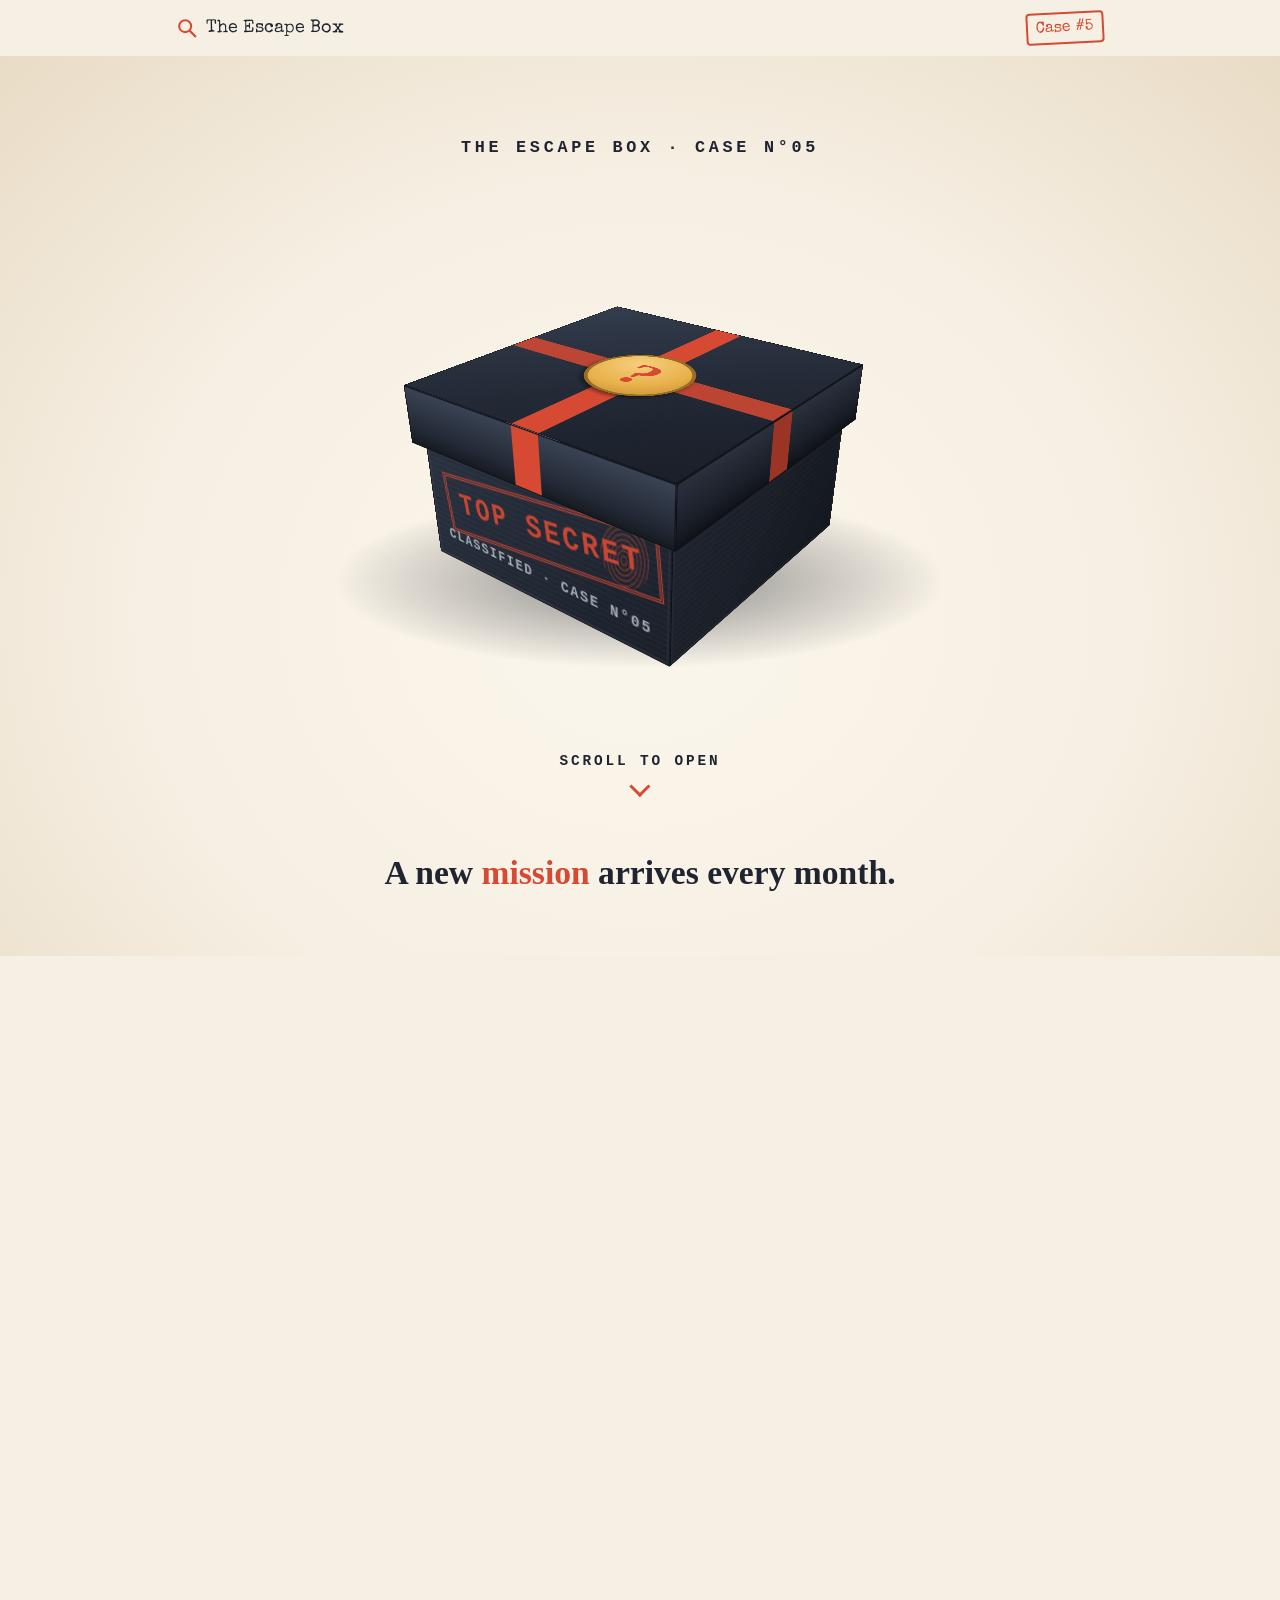
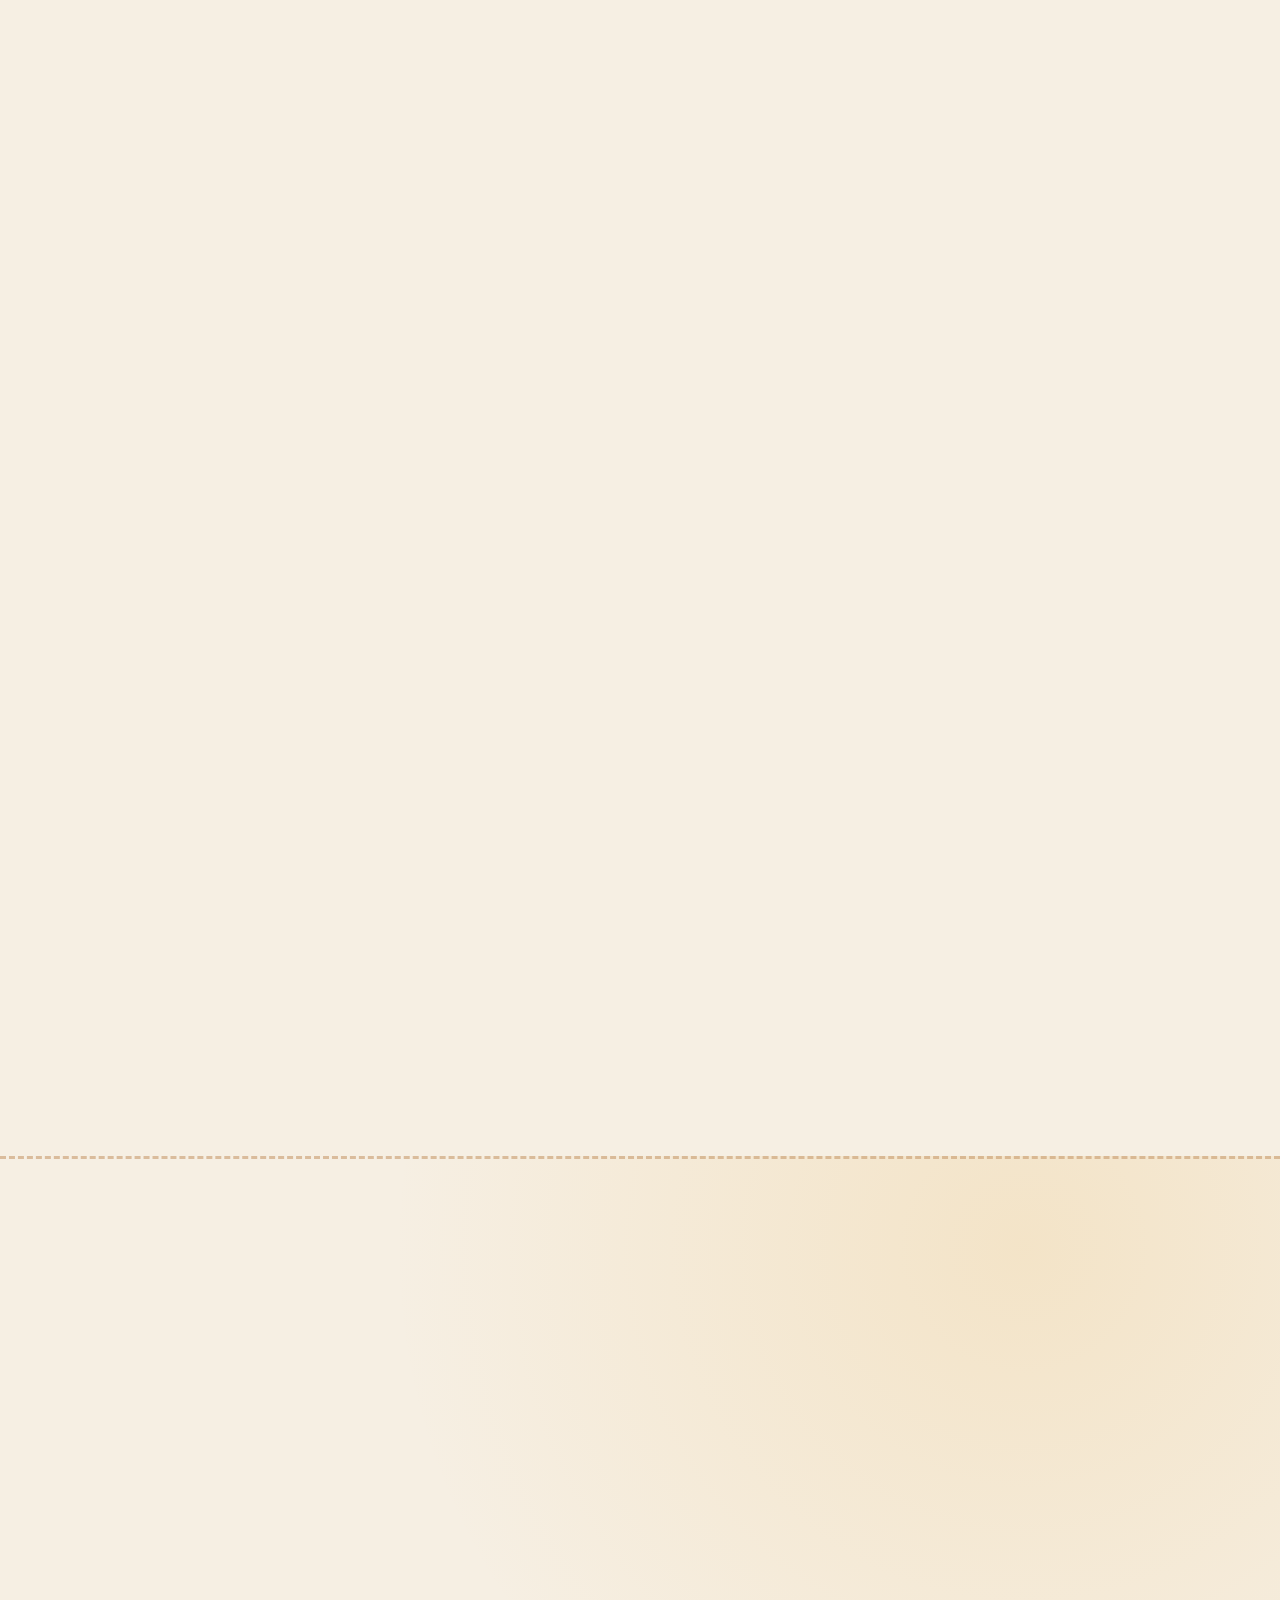
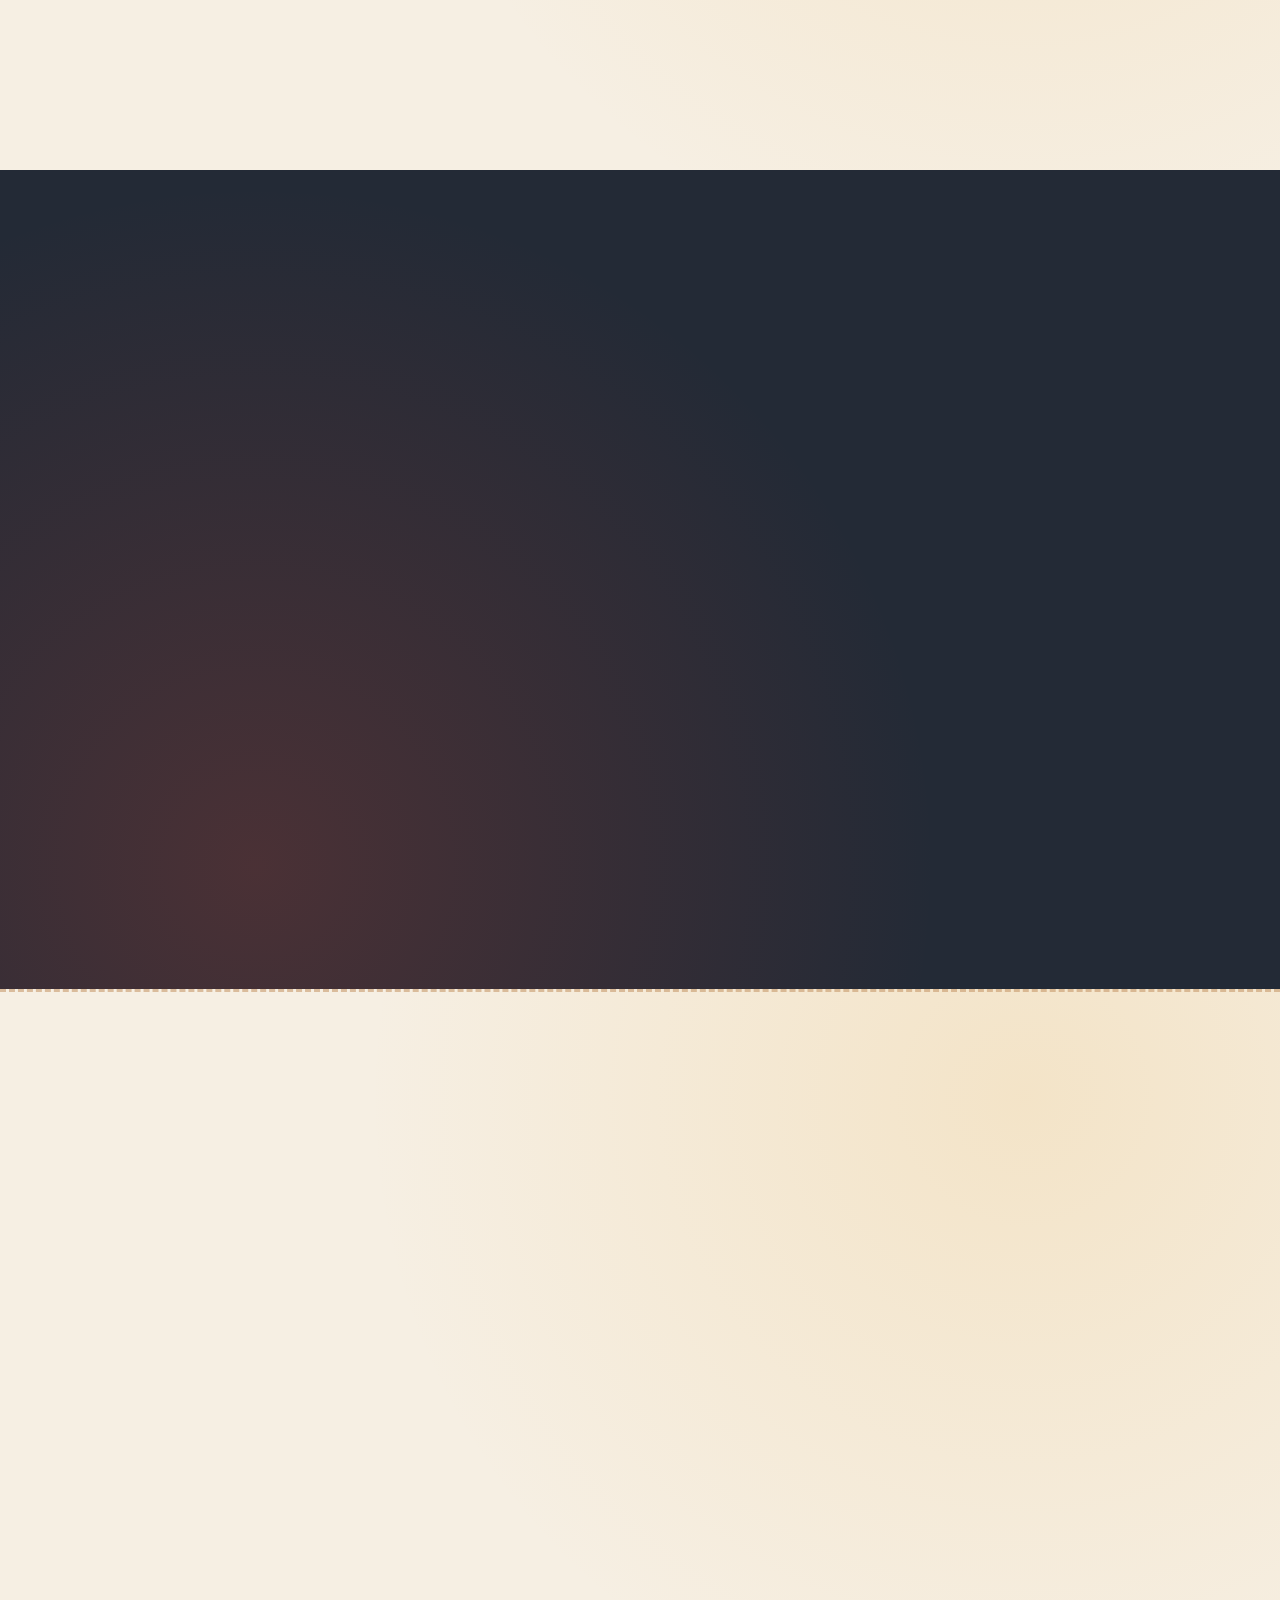
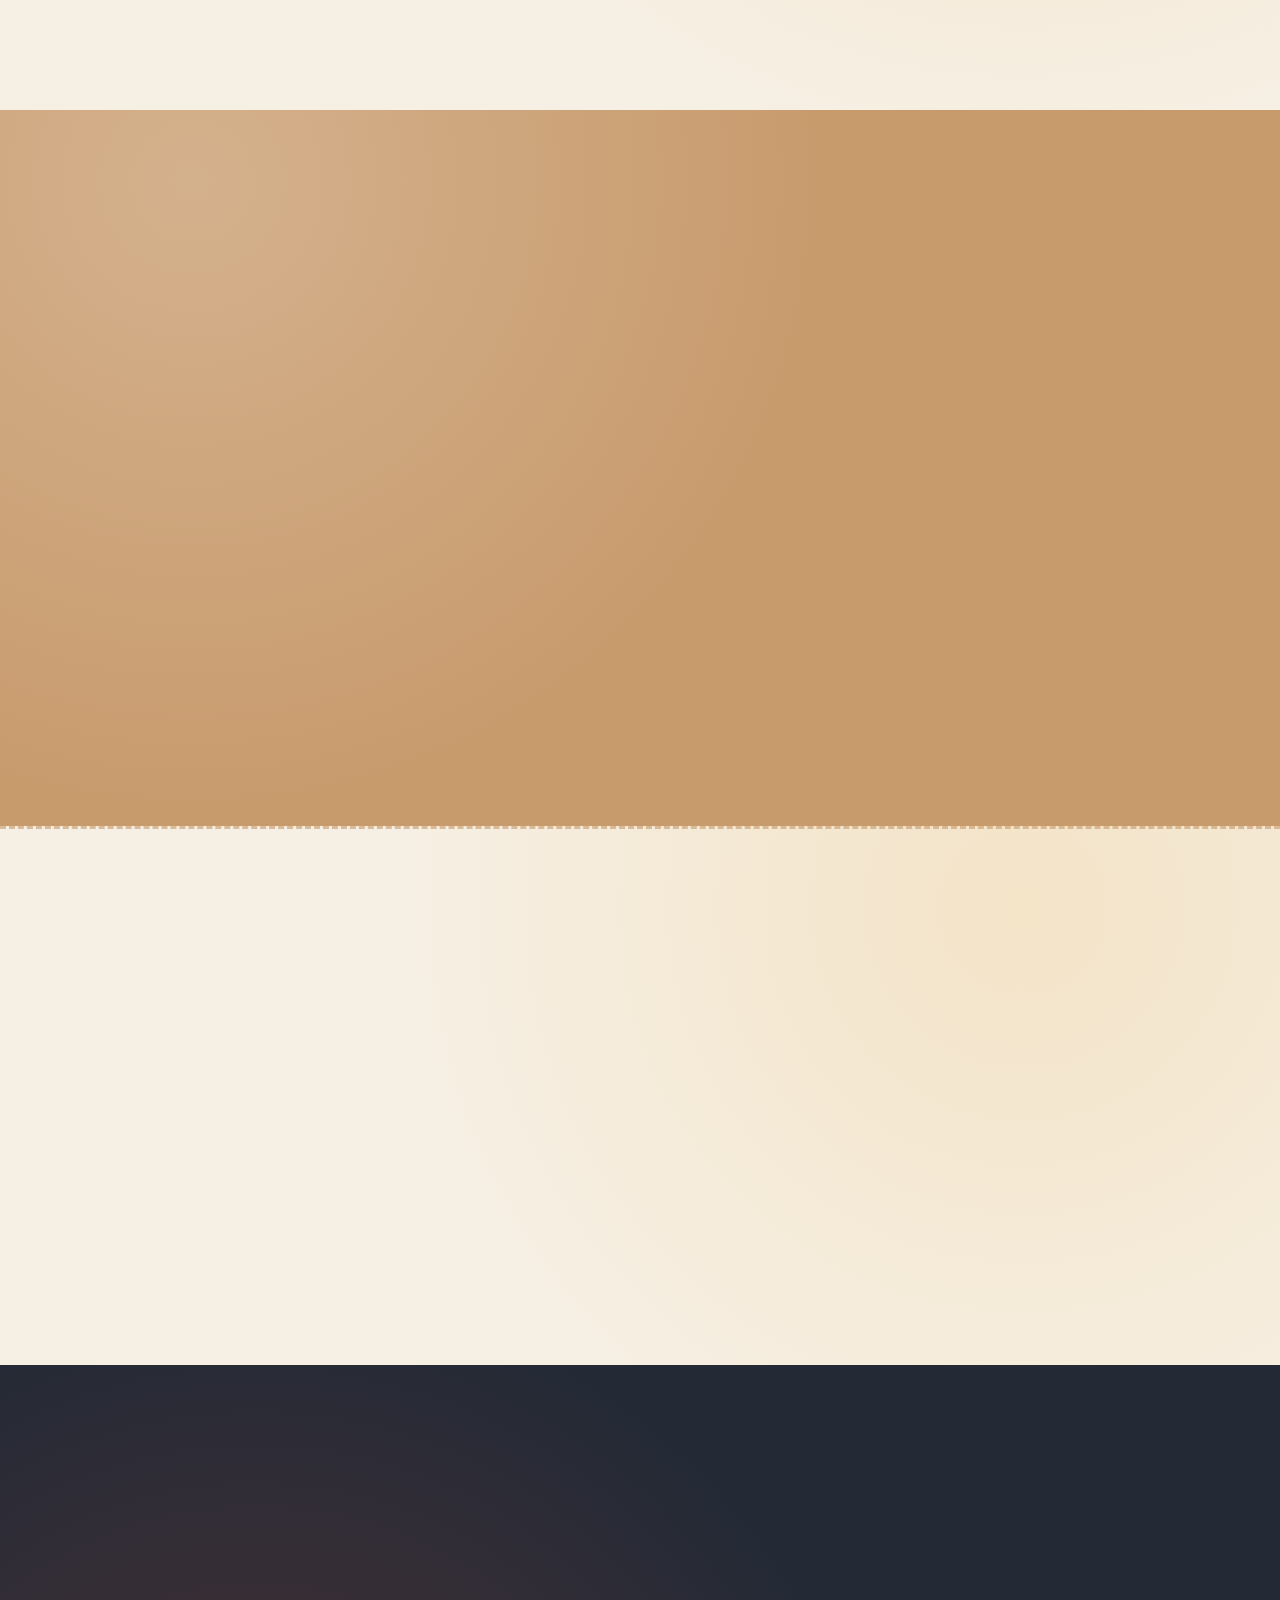
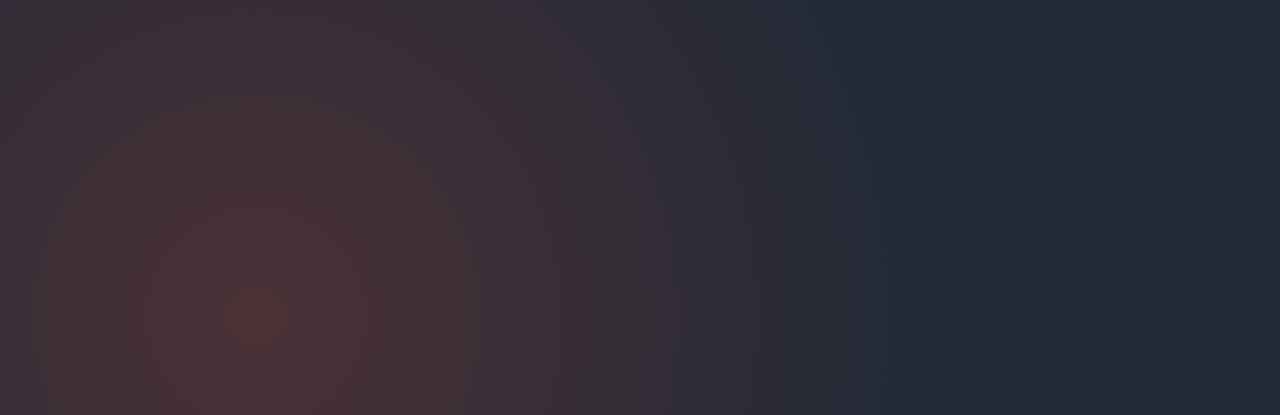
<file: index.html>
<!doctype html>
<html lang="en">
<head>
<meta charset="utf-8">
<meta name="viewport" content="width=device-width, initial-scale=1">
<title>The Escape Box | A monthly family mystery, no screens</title>
<link rel="preload" href="fonts/archivo-black.woff2" as="font" type="font/woff2" crossorigin>
<link rel="preload" href="fonts/special-elite.woff2" as="font" type="font/woff2" crossorigin>
<meta name="description" content="A monthly Escape Box for families. Parents hide the clues, kids solve the mystery together, and everyone plays without screens. A new mission every month, by subscription.">
<meta name="color-scheme" content="light">
<meta name="theme-color" content="#F6EFE3">
<meta property="og:type" content="website">
<meta property="og:title" content="The Escape Box: a monthly family mystery, no screens">
<meta property="og:description" content="Parents hide the clues. Kids solve the case together. A new mission every month, by subscription.">
<script>document.documentElement.className+=' js'</script>
<style>@font-face{font-family:Archivo Black;font-style:normal;font-weight:400;font-display:swap;src:url(fonts/archivo-black.woff2) format("woff2");unicode-range:U+0000-00FF,U+0131,U+0152-0153,U+02BB-02BC,U+02C6,U+02DA,U+02DC,U+0304,U+0308,U+0329,U+2000-206F,U+20AC,U+2122,U+2191,U+2193,U+2212,U+2215,U+FEFF,U+FFFD}@font-face{font-family:Special Elite;font-style:normal;font-weight:400;font-display:swap;src:url(fonts/special-elite.woff2) format("woff2");unicode-range:U+0000-00FF,U+0131,U+0152-0153,U+02BB-02BC,U+02C6,U+02DA,U+02DC,U+0304,U+0308,U+0329,U+2000-206F,U+20AC,U+2122,U+2191,U+2193,U+2212,U+2215,U+FEFF,U+FFFD}#box-hero{position:relative;overflow-x:clip;--bx-cream:#F6EFE3;--bx-ink:#1F2430;--bx-navy:#232A36;--bx-navy-d:#1A1F29;--bx-red:#D64933;--bx-mustard:#E8B04B;--bx-teal:#2F7F86}#box-hero.bx-ready{height:300vh}.bx-stage{position:sticky;top:0;height:100vh;height:100svh;width:100%;overflow:hidden;perspective:850px;background:radial-gradient(ellipse at 50% 62%,#FBF6EC 0%,var(--bx-cream) 55%,#E9DCC6 100%)}.bx-box,.bx-box *:not(.bx-front *){transform-style:preserve-3d}.bx-box{position:absolute;left:50%;top:50%;width:0;height:0;will-change:transform}.bx-f{position:absolute;left:0;top:0;box-sizing:border-box}.bx-wall{background:linear-gradient(180deg,rgba(255,255,255,.07),transparent 18%),repeating-linear-gradient(0deg,rgba(255,255,255,.018) 0 2px,transparent 2px 5px),linear-gradient(135deg,#2C3443,var(--bx-navy) 55%,var(--bx-navy-d));border:1px solid rgba(0,0,0,.45);box-shadow:inset 0 0 0 2px #ffffff0a}.bx-front{font-family:Courier New,ui-monospace,monospace;color:#c9cfda;overflow:hidden}.bx-front b{position:absolute;left:7%;top:38%;font-size:var(--bx-fs,16px);letter-spacing:.1em;padding:.12em .45em;border:3px double var(--bx-red);color:var(--bx-red);transform:rotate(-6deg);font-weight:700;white-space:nowrap;opacity:.92}.bx-front small{position:absolute;left:0;right:0;text-align:center;bottom:9%;font-size:calc(var(--bx-fs,16px)*.5);letter-spacing:.12em;font-weight:700;white-space:nowrap;opacity:.8}.bx-fp{position:absolute;right:7%;top:30%;width:18%;aspect-ratio:.8;border-radius:50% 50% 46% 46%;background:repeating-radial-gradient(ellipse at 50% 60%,transparent 0 2px,rgba(214,73,51,.55) 2px 3px);opacity:.75;transform:rotate(12deg)}.bx-latch{position:absolute;left:50%;top:-2px;width:22%;height:30%;margin-left:-11%;border-radius:0 0 6px 6px;background:linear-gradient(180deg,#b9bfc9,#7e8794);border:1px solid #1A1F29;box-shadow:0 3px 4px #0006}.bx-latch:after{content:"";position:absolute;left:50%;top:50%;width:42%;aspect-ratio:1;transform:translate(-50%,-50%);border-radius:50%;background:repeating-conic-gradient(#2a313d 0 6deg,#4a5260 6deg 12deg);border:2px solid var(--bx-mustard)}.bx-l1{filter:brightness(1)}.bx-l2{filter:brightness(.72)}.bx-l3{filter:brightness(.55)}.bx-in{background:linear-gradient(180deg,#12161e,#1c222d);border:1px solid #0C0F14}.bx-rimtop{background:#3a4354}.bx-floor{background:radial-gradient(closest-side,#3a3320,#151920);box-shadow:inset 0 0 calc(var(--bx-s,160px)*.18) #000000d9}.bx-floor:after{content:"";position:absolute;inset:0;background:radial-gradient(closest-side,#ffce6ef2,#e8b04b8c 45%,#e8b04b00);opacity:var(--bx-glow,0)}.bx-glow{position:absolute;left:50%;top:50%;border-radius:50%;background:radial-gradient(closest-side,#ffc8648c,#e8b04b00);pointer-events:none;mix-blend-mode:screen;opacity:0}.bx-lid-top{background:linear-gradient(90deg,transparent 45%,var(--bx-red) 45%,var(--bx-red) 55%,transparent 55%),linear-gradient(0deg,transparent 45%,rgba(214,73,51,.85) 45%,rgba(214,73,51,.85) 55%,transparent 55%),linear-gradient(135deg,#343D4E,var(--bx-navy) 60%,var(--bx-navy-d));border:1px solid #0E1117;backface-visibility:hidden;display:flex;align-items:center;justify-content:center}.bx-lid-top i{display:flex;align-items:center;justify-content:center;width:34%;height:34%;border-radius:50%;background:radial-gradient(circle at 35% 30%,#F6CF7D,var(--bx-mustard) 55%,#B9852C);box-shadow:0 0 0 3px #9a6e22 inset,0 4px 6px #00000073;font:700 var(--bx-q,40px)/1 Georgia,serif;font-style:normal;color:var(--bx-red)}.bx-lid,.bx-lid-in{position:absolute;left:0;top:0;width:0;height:0}.bx-lid-under{background:linear-gradient(135deg,#151a22,#0f1218);backface-visibility:hidden}.bx-rim{background:linear-gradient(90deg,transparent 45%,var(--bx-red) 45%,var(--bx-red) 55%,transparent 55%),linear-gradient(180deg,#3A4354,var(--bx-navy) 70%,#161A22);border:1px solid #0E1117}.bx-shadow{position:absolute;left:50%;top:50%;border-radius:50%;background:radial-gradient(closest-side,#14182080,#14182000);pointer-events:none;will-change:transform,opacity}.bx-items{position:absolute;inset:0;pointer-events:none;transform-style:preserve-3d}.bx-item{position:absolute;left:50%;top:50%;visibility:hidden;transform-style:preserve-3d;will-change:transform,opacity}.bx-item svg{display:block;width:100%;height:auto;overflow:visible}.bx-x{position:absolute;left:0;top:0;width:100%;filter:brightness(.45)}.bx-top svg{filter:drop-shadow(0 10px 8px rgba(31,36,48,.25))}.bx-top{position:relative}.bx-caps{position:absolute;left:0;right:0;bottom:max(7vh,40px);text-align:center;padding:0 16px;pointer-events:none}.bx-cap{position:absolute;left:16px;right:16px;bottom:0;margin:0;font:600 clamp(1.25rem,4.6vw,2.1rem)/1.2 Georgia,"Times New Roman",serif;color:var(--bx-ink);opacity:0;transform:translateY(12px);will-change:opacity}.bx-cap.on{opacity:1;transform:none}.bx-cap em{font-style:normal;color:var(--bx-red)}.bx-hint{pointer-events:none;position:absolute;left:50%;bottom:calc(max(7vh,40px) + 6.2rem);transform:translate(-50%);font:700 .9rem/1 Courier New,monospace;letter-spacing:.2em;color:var(--bx-ink);text-transform:uppercase;white-space:nowrap;text-align:center}.bx-hint:after{content:"";display:block;width:12px;height:12px;margin:10px auto 0;border-right:3px solid var(--bx-red);border-bottom:3px solid var(--bx-red);transform:rotate(45deg);animation:bx-hint 1.2s ease-in-out infinite}@keyframes bx-hint{0%,to{transform:translateY(0) rotate(45deg)}50%{transform:translateY(7px) rotate(45deg)}}.bx-brand{position:absolute;left:0;right:0;top:max(9vh,48px);text-align:center;padding:0 16px;font:700 clamp(.8rem,3.4vw,1.05rem)/1.3 "Courier New",ui-monospace,monospace;letter-spacing:.22em;color:var(--bx-ink);pointer-events:none}@media(prefers-reduced-motion:reduce){#box-hero.bx-ready{height:auto}.bx-stage{position:relative}.bx-cap{transition:none}.bx-hint{display:none}.bx-hint:after{animation:none}}.bx-slot{position:absolute;left:50%;top:50%;width:0;height:0;transform-style:preserve-3d}.bx-3d,.bx-3d *{transform-style:preserve-3d}:root{--cream:#F6EFE3;--paper:#FFF9EF;--ink:#1F2430;--navy:#232A36;--kraft:#C89B6D;--kraft-d:#9C7148;--red:#D64933;--red-d:#B33A26;--mustard:#E8B04B;--teal:#2F7F86}*{box-sizing:border-box}html{-webkit-text-size-adjust:100%}body{margin:0;background:var(--cream);color:var(--ink);font:17px/1.5 system-ui,-apple-system,Segoe UI,Roboto,sans-serif;overflow-x:hidden}.logo,.tag,.case,footer{font-family:Special Elite,Courier New,monospace;font-weight:400}h1,h2,.steps b,.cards b{font-family:Archivo Black,Impact,sans-serif;font-weight:400;text-transform:uppercase}.top{display:flex;justify-content:space-between;align-items:center;padding:12px 16px;max-width:960px;margin:0 auto}.logo{display:flex;align-items:center;gap:8px;color:var(--ink);text-decoration:none;font-size:18px}.logo svg{color:var(--red)}.case{font-size:16px;border:2px solid var(--red);color:var(--red);padding:2px 8px;border-radius:4px;transform:rotate(-3deg)}.panel{min-height:auto;display:flex;flex-direction:column;justify-content:center;align-items:center;text-align:center;padding:18vh 16px;position:relative;overflow:hidden;background:radial-gradient(circle at 80% 15%,rgba(232,176,75,.18),transparent 55%) var(--cream)}.panel>*{max-width:720px;width:100%}.panel:before{content:"";position:absolute;left:0;right:0;top:0;border-top:3px dashed var(--kraft);opacity:.6}.dark{background:radial-gradient(circle at 20% 85%,rgba(214,73,51,.22),transparent 55%) var(--navy);color:var(--cream)}.dark:before{display:none}.kraft{background:radial-gradient(circle at 15% 10%,rgba(255,255,255,.22),transparent 50%) var(--kraft)}.kraft:before{display:none}.tag{display:inline-block;width:auto;margin:0 0 18px;font-size:16px;letter-spacing:.14em;text-transform:uppercase;background:var(--red);color:var(--cream);padding:3px 12px;border-radius:3px;transform:rotate(-2deg)}h1,h2{font-size:clamp(40px,min(13vw,9vh),96px);line-height:.92;letter-spacing:-.01em;margin:0 0 18px}h1{font-size:clamp(38px,min(12vw,9vh),88px)}h1 em,h2 em{font-style:normal;color:var(--red-d)}.dark h2 em{color:var(--mustard)}.kraft h2 em{color:var(--paper)}.pay h2 em{color:var(--teal)}.sub{font-size:clamp(17px,4.6vw,22px);max-width:26em;margin:0 auto;color:inherit;opacity:.85}.problem>h2{max-width:900px}.cta{display:inline-block;width:auto;margin:28px 0 0;background:var(--red);color:var(--cream);font:18px/1 Archivo Black,Impact,sans-serif;text-transform:uppercase;text-decoration:none;padding:18px 32px;border-radius:999px;box-shadow:4px 4px 0 var(--mustard)}.cta:hover{background:var(--red-d)}.art{width:min(200px,55vw);margin:0 0 20px}.stamp{width:min(320px,80vw);margin:0 0 28px;transform:rotate(-6deg)}.steps,.cards{list-style:none;margin:8px 0 0;padding:0;display:grid;gap:14px}.steps{counter-reset:s}.steps li,.cards li{display:grid;grid-template-columns:56px 1fr;grid-template-rows:auto auto;column-gap:14px;align-items:center;text-align:left;border-radius:12px;padding:14px 16px}.steps li{background:var(--paper);border:2px solid var(--kraft);box-shadow:4px 4px 0 var(--kraft)}.cards li{background:var(--paper);box-shadow:4px 4px 0 var(--kraft-d)}.steps svg,.cards svg{grid-row:1/3;width:56px;height:56px}.steps b,.cards b{font-size:clamp(18px,5vw,22px);line-height:1}.steps b:before{counter-increment:s;content:counter(s)". ";color:var(--red-d)}.steps span,.cards span{font-size:16px;opacity:.8}footer{margin-top:40px;font-size:16px;opacity:.75}footer p{margin:0}@media(min-width:760px){.steps,.cards{grid-template-columns:repeat(3,1fr);gap:18px}.steps li,.cards li{grid-template-columns:1fr;grid-template-rows:auto;text-align:center;justify-items:center;row-gap:8px;padding:22px 16px}.steps svg,.cards svg{grid-row:auto;width:72px;height:72px}}@media(min-width:1024px){.panel{padding:14vh 24px}.how>*,.inside>*{max-width:1100px}.steps,.cards{gap:28px}.steps li,.cards li{padding:36px 24px;row-gap:12px}.steps svg,.cards svg{width:104px;height:104px}.steps b,.cards b{font-size:28px}.steps span,.cards span{font-size:20px}.sub{font-size:24px}}.js .rv{opacity:0;transform:translateY(24px);transition:opacity .4s ease,transform .4s cubic-bezier(.2,.7,.2,1);transition-delay:var(--d,0ms)}.js .stamp.rv{transform:rotate(-6deg) scale(1.6)}.js .rv.in{opacity:1;transform:none}.js .stamp.rv.in{transform:rotate(-6deg)}.js .tag.rv.in{transform:rotate(-2deg)}@media(prefers-reduced-motion:reduce){.js .rv{opacity:1;transform:none;transition:none}.js .stamp.rv{transform:rotate(-6deg)}.js .tag.rv{transform:rotate(-2deg)}}</style>
</head>
<body id="top">
<header class="top">
  <a class="logo" href="#top" aria-label="The Escape Box">
    <svg width="22" height="22" viewBox="0 0 24 24" aria-hidden="true"><circle cx="10" cy="10" r="6.5" fill="none" stroke="currentColor" stroke-width="2.2"/><path d="M15 15l6 6" stroke="currentColor" stroke-width="2.6" stroke-linecap="round"/></svg>
    The Escape Box
  </a>
  <span class="case">Case #5</span>
</header>
<section id="box-hero" aria-label="The Escape Box opening"></section>
<main>
  <section class="panel intro">
    <p class="tag rv">Top secret</p>
    <h1 class="rv">A family mystery. <em>No screens.</em></h1>
    <p class="sub rv">Every month. Parents hide the clues. Kids 6 to 12 solve them together.</p>
  </section>
  <section class="panel dark problem">
    <p class="tag rv">File A &middot; The threat</p>
    <svg class="art rv" viewBox="0 0 200 150" aria-hidden="true">
      <rect x="70" y="10" width="60" height="110" rx="10" fill="none" stroke="#F6EFE3" stroke-width="5"/>
      <path d="M86 65c0-10 14-10 14 0s14 10 14 0-14-10-14 0-14 10-14 0z" fill="none" stroke="#D64933" stroke-width="5"/>
      <circle cx="100" cy="105" r="4" fill="#F6EFE3"/>
    </svg>
    <h2 class="rv">Alone and bored? <em>The screen wins.</em></h2>
    <p class="sub rv">In our fieldwork, kids in groups of 3 or more ignored screens. Kids on their own asked for the phone.</p>
  </section>
  <section class="panel how">
    <p class="tag rv">Your mission</p>
    <h2 class="rv">Three <em>moves.</em></h2>
    <ol class="steps">
      <li class="rv"><svg viewBox="0 0 48 48" aria-hidden="true"><path d="M6 18l18-8 18 8v20l-18 8-18-8z" fill="#C89B6D" stroke="#1F2430" stroke-width="2.5" stroke-linejoin="round"/><path d="M6 18l18 8 18-8M24 26v20" fill="none" stroke="#1F2430" stroke-width="2.5"/><text x="24" y="22" font-size="11" text-anchor="middle" fill="#D64933" font-family="Archivo Black">?</text></svg><b>The box arrives</b><span>A new case every month.</span></li>
      <li class="rv"><svg viewBox="0 0 48 48" aria-hidden="true"><rect x="8" y="12" width="26" height="18" rx="2" fill="#F6EFE3" stroke="#1F2430" stroke-width="2.5"/><path d="M8 12l13 10 13-10" fill="none" stroke="#1F2430" stroke-width="2.5"/><path d="M28 30l12 12" stroke="#D64933" stroke-width="4" stroke-linecap="round"/></svg><b>Parents hide the clues</b><span>Around the house.</span></li>
      <li class="rv"><svg viewBox="0 0 48 48" aria-hidden="true"><circle cx="20" cy="20" r="11" fill="#F6EFE3" stroke="#1F2430" stroke-width="3"/><path d="M28 28l12 12" stroke="#1F2430" stroke-width="5" stroke-linecap="round"/><path d="M15 20l4 4 7-8" fill="none" stroke="#2F7F86" stroke-width="3" stroke-linecap="round"/></svg><b>Kids solve it together</b><span>Follow the clues, crack the case.</span></li>
    </ol>
  </section>
  <section class="panel kraft inside">
    <p class="tag rv">File B &middot; Equipment</p>
    <h2 class="rv">In the <em>box.</em></h2>
    <ul class="cards">
      <li class="rv"><svg viewBox="0 0 48 48" aria-hidden="true"><rect x="22" y="6" width="20" height="28" rx="3" transform="rotate(12 32 20)" fill="#F6EFE3" stroke="#1F2430" stroke-width="2.5"/><path d="M33 15l3 4-3 4-3-4z" fill="#D64933" transform="rotate(12 32 20)"/><rect x="6" y="20" width="22" height="22" rx="5" fill="#E8B04B" stroke="#1F2430" stroke-width="2.5"/><circle cx="12" cy="26" r="2.2" fill="#1F2430"/><circle cx="17" cy="31" r="2.2" fill="#1F2430"/><circle cx="22" cy="36" r="2.2" fill="#1F2430"/></svg><b>Pocket games</b><span>Cards and dice. No batteries.</span></li>
      <li class="rv"><svg viewBox="0 0 48 48" aria-hidden="true"><rect x="5" y="12" width="38" height="26" rx="2" fill="#F6EFE3" stroke="#1F2430" stroke-width="2.5"/><path d="M5 12l19 14 19-14" fill="none" stroke="#1F2430" stroke-width="2.5"/><circle cx="24" cy="27" r="5" fill="#D64933"/></svg><b>Weekly challenges</b><span>A new one each week.</span></li>
      <li class="rv"><svg viewBox="0 0 48 48" aria-hidden="true"><circle cx="24" cy="24" r="18" fill="#2F7F86" stroke="#1F2430" stroke-width="2.5"/><path d="M24 11l3.8 8 8.7 1-6.4 6 1.7 8.6L24 30.4l-7.8 4.2 1.7-8.6-6.4-6 8.7-1z" fill="#E8B04B" stroke="#1F2430" stroke-width="2" stroke-linejoin="round"/></svg><b>One theme a month</b><span>Dinosaurs, space, pirates, ocean.</span></li>
    </ul>
  </section>
  <section class="panel pay">
    <p class="tag rv">File C &middot; Subscription</p>
    <h2 class="rv">One box. Every <em>month.</em></h2>
    <p class="sub rv">Subscribe once and a new mission arrives at your door each month.</p>
  </section>
  <section class="panel dark close">
    <svg class="stamp rv" viewBox="0 0 220 90" aria-hidden="true"><rect x="5" y="5" width="210" height="80" rx="8" fill="none" stroke="#D64933" stroke-width="5" stroke-dasharray="14 6"/><text x="110" y="58" font-size="30" text-anchor="middle" fill="#D64933" font-family="Archivo Black">CASE OPEN</text></svg>
    <h2 class="rv">Your <em>turn.</em></h2>
    <a class="cta rv" href="#top">Join the mission</a>
    <footer class="rv"><p>Group 5 &middot; IE Challenge 2026 &middot; IE University</p></footer>
  </section>
</main>
<script>(function(){var t=document.querySelectorAll(".rv");if(!("IntersectionObserver"in window)){t.forEach(function(r){r.classList.add("in")});return}var n=new IntersectionObserver(function(r){r.forEach(function(e){e.isIntersecting&&(e.target.classList.add("in"),n.unobserve(e.target))})},{threshold:0,rootMargin:"0px 0px 15% 0px"});document.querySelectorAll(".panel").forEach(function(r){r.querySelectorAll(".rv").forEach(function(e,o){e.style.setProperty("--d",o*90+"ms"),n.observe(e)})})})();
(function(){window.EBToys=window.EBToys||{};var F=window.EBToys,s=Math,b=s.PI,I="#232A36",C="#D64933",Z="#E8B04B",w="#2F7F86",h="#F6EFE3",N="#1F2430",K="#C89B6D";if(!document.getElementById("ebtoys-a")){var L=document.createElement("style");L.id="ebtoys-a",L.textContent='.tya-r,.tya-g{position:absolute;left:0;top:0;width:0;height:0;transform-style:preserve-3d}.tya-f{position:absolute;left:0;top:0;box-sizing:border-box;border:.8px solid rgba(31,36,48,.32)}.tya-w{background-image:repeating-linear-gradient(0deg,rgba(80,50,20,.16) 0 1px,transparent 1px 8px)}.tya-t{display:flex;align-items:center;justify-content:center;font:700 9px/1 "Courier New",monospace;letter-spacing:.08em;white-space:nowrap}',(document.head||document.documentElement).appendChild(L)}function X(o,r){var t=parseInt(o.slice(1),16),e=[t>>16,t>>8&255,t&255],a=r>0?255:0,n=s.abs(r);return"rgb("+e.map(function(i){return s.round(i+(a-i)*n)}).join(",")+")"}function y(o,r,t){return .22*r-.13*s.abs(o)+.04*t}function T(o,r){return o?r?o.k||0:o.f||0:0}function u(o,r,t){return"translate3d("+o+"px,"+r+"px,"+t+"px) "}function k(o,r){var t=document.createElement("div");return t.className="tya-g",t.style.transform=r||"",o.appendChild(t),t}function d(o,r,t,e,a,n){var i=document.createElement("div"),c=i.style;return i.className="tya-f"+(n&&n.c?" "+n.c:""),c.width=r+"px",c.height=t+"px",c.marginLeft=-r/2+"px",c.marginTop=-t/2+"px",c.transform=e,c.backgroundColor=a,n&&(n.t&&(i.textContent=n.t),n.s&&(c.cssText+=";"+n.s)),o.appendChild(i),i}function x(o,r,t,e,a,n,i,c,Y,l){var g=k(o,u(a,n,i)+(Y||""));return[[r,t,"",0,0,1,e],[r,t,"rotateY(180deg)",0,0,-1,e],[e,t,"rotateY(90deg)",1,0,0,r],[e,t,"rotateY(-90deg)",-1,0,0,r],[r,e,"rotateX(90deg)",0,1,0,t],[r,e,"rotateX(-90deg)",0,-1,0,t]].forEach(function(p){d(g,p[0],p[1],p[2]+" translateZ("+p[6]/2+"px)",X(c,y(p[3],p[4],p[5])+T(l,!p[5])),l)}),g}function A(o,r){var t=[],e,a;for(e=0;e<=(r?o:o-1);e++)a=r?-b/2+e*b/o:(e+.5)*2*b/o,t.push((50+50*s.sin(a)).toFixed(1)+"% "+(r?50-50*s.cos(a):50+50*s.cos(a)).toFixed(1)+"%");return"clip-path:polygon("+t.join(",")+");border:0"}function m(o,r,t,e,a,n,i,c,Y,l,g){var p=k(o,u(a,n,i)+(Y||"")),v=2*r*s.tan(b/e)+.8,f,E,R=r/s.cos(b/e)+.3;for(f=0;f<e;f++)E=f*2*b/e,d(p,v,t,"rotateY("+E+"rad) translateZ("+r+"px)",X(c,(g?y(s.sin(E),s.cos(E),0):y(s.sin(E),0,s.cos(E)))+T(g,1)),g);return l!==0&&(d(p,2*R,2*R,"rotateX(90deg) translateZ("+t/2+"px)",X(l||c,(g?y(0,0,-1):y(0,1,0))+T(g,0)),{s:A(e)}),d(p,2*R,2*R,"rotateX(-90deg) translateZ("+t/2+"px)",X(l||c,(g?y(0,0,1):y(0,-1,0))+T(g,0)),{s:A(e)})),p}function M(o,r,t,e,a,n,i,c,Y){var l=k(o,u(a,n,i)+(Y||"")),g=2*r*s.tan(b/e)+.8,p=s.sqrt(t*t+r*r)+.6,v=s.atan2(r,t),f,E;for(f=0;f<e;f++)E=f*2*b/e,d(l,g,p,"rotateY("+E+"rad) translateZ("+r/2+"px) rotateX("+v+"rad)",X(c,y(s.sin(E)*s.cos(v),s.sin(v),s.cos(E)*s.cos(v))),{s:"clip-path:polygon(50% 0,100% 100%,0 100%);border:0"});return l}function D(o,r,t,e,a,n,i,c,Y){var l=k(o,u(a,n,i)),g=2*t*s.tan(b/(2*e))+.8,p=2*(t/s.cos(b/(2*e))),v,f;for(v=0;v<e;v++)f=-b/2+(v+.5)*b/e,d(l,r,g,"rotateX("+f+"rad) rotateX(90deg) translateZ("+t+"px)",X(c,y(0,s.cos(f),-s.sin(f))),Y);return d(l,p,p,"rotateY(90deg) translateZ("+r/2+"px)",X(c,y(1,0,0)),{s:A(e,1)}),d(l,p,p,"rotateY(-90deg) translateZ("+r/2+"px)",X(c,y(-1,0,0)),{s:A(e,1)}),l}function B(o){var r=document.createElement("div");r.className="tya-r";var t=(o||100)/100;return[r,k(r,"scale3d("+t+","+t+","+t+")")]}F.rocket=function(o){var r=B(o),t=r[1],e;for(m(t,17,46,10,0,4,0,h),M(t,17,28,10,0,-33,0,C),m(t,18,6,10,0,-16,0,C,"",0),m(t,18,5,10,0,18,0,w,"",0),d(t,13,13,u(0,-3,17.4),w,{s:"border-radius:50%;border:2.5px solid "+I+";box-shadow:inset 3px 3px 0 rgba(255,255,255,.35)"}),e=0;e<4;e++)x(k(t,"rotateY("+(45+90*e)+"deg)"),3.5,22,15,0,19,23,C);return m(t,11,7,8,0,30.5,0,I),M(t,8,14,8,0,41,0,Z,"rotateX(180deg)"),r[0]},F.chest=function(o){var r=B(o),t=r[1],e={c:"tya-w"},a;for(x(t,72,32,46,0,14,0,K,"",e),x(t,72,8,47.6,0,-6,0,K,"",e),D(t,72,23,6,0,-10,0,K,e),x(t,75,4,49,0,29,0,"#9C7148"),a=-1;a<2;a+=2)x(t,7,30,47.4,24*a,13,0,Z),x(t,7,8.4,49.2,24*a,-6,0,Z),D(t,7,24,6,24*a,-10,0,Z);return x(t,13,15,4,0,-2,25,Z),d(t,4,7,u(0,-1,27.1),N,{s:"border-radius:2px 2px 1px 1px;border:0"}),r[0]},F.decoder=function(o){var r=B(o),t=r[1],e="ABCDEFGHIJKL",a,n,i="rotateX(90deg)";for(m(t,42,13,10,0,0,-7,h,i,"",{k:-.2}),m(t,28,10,10,0,0,4.5,Z,i,"",{k:-.22,f:.04}),m(t,4,7,8,0,0,12.5,C,i),x(t,4,22,2,0,-14,10.6,C),a=0;a<12;a++)n=a*30,d(t,9,9,"rotateZ("+n+"deg) "+u(0,-35,-.1),"transparent",{c:"tya-t",t:e[a],s:"color:"+N+";border:0;font-size:8px"}),d(t,1.6,6,"rotateZ("+(n+15)+"deg) "+u(0,-36,-.1),I,{s:"border:0"}),d(t,1.6,7,"rotateZ("+n+"deg) "+u(0,-36,-13.9),I,{s:"border:0"});for(a=0;a<8;a++)d(t,7,7,"rotateZ("+(a*45+22.5)+"deg) "+u(0,-21,9.9),"transparent",{c:"tya-t",t:""+(a+1),s:"color:"+N+";border:0;font-size:7px"});return d(t,40,10,u(0,0,-13.9)+"rotateY(180deg)","transparent",{c:"tya-t",t:"CIPHER",s:"color:"+C+";border:2px solid "+C+";font-size:8px;border-radius:2px"}),r[0]},F.envelope=function(o){var r=B(o),t=r[1],e=4.2;return x(t,84,56,8,0,0,0,h),d(t,46,17,u(0,6,e)+"rotateZ(-8deg)","transparent",{c:"tya-t",t:"WEEK 1",s:"color:"+C+";border:3px double "+C+";font-size:11px;border-radius:3px"}),d(t,40,8,u(-16,-17,e),"transparent",{c:"tya-t",t:"MISSION",s:"color:"+N+";font-size:6px;border:0"}),d(t,14,16,u(32,-18,e),w,{s:"border:2px dotted "+h+";outline:1px solid "+w}),d(t,84,34,u(0,-11,-e)+"rotateY(180deg)",X(h,-.1),{s:"clip-path:polygon(0 0,100% 0,50% 100%);border:0"}),d(t,84,28,u(0,14,-e)+"rotateY(180deg)",X(h,-.05),{s:"clip-path:polygon(0 100%,50% 0,100% 100%);border:0"}),m(t,8,3,10,0,6,-5.6,C,"rotateX(90deg)"),r[0]},F.puzzle=function(o){var r=B(o),t=r[1],e=Z,a="rotateX(90deg)",n={s:"border:0",k:-.17,f:.07};return x(t,50,50,26,0,5,0,e,"",n),x(t,12,12,25.6,28,5,0,e,"",n),m(t,10.5,25.6,12,35,5,0,e,a,"",n),x(t,12,12,25.6,-28,5,0,e,"",n),m(t,10.5,25.6,12,-35,5,0,e,a,"",n),x(t,12,12,25.6,0,-23,0,e,"",n),m(t,10.5,25.6,12,0,-30,0,e,a,"",n),r[0]}})();
(function(){window.EBToys=window.EBToys||{};var D="#232A36",F="#D64933",Y="#E8B04B",T="#2F7F86",X="#F6EFE3",E="#1F2430",L="#C89B6D",B="#7DBB6A",M="#4D8FC4";if(!document.getElementById("ebtoys-b")){var A=document.createElement("style");A.id="ebtoys-b",A.textContent=".tyb-r,.tyb-g{position:absolute;left:0;top:0;width:0;height:0;transform-style:preserve-3d}.tyb-f{position:absolute;box-sizing:border-box;-webkit-backface-visibility:hidden;backface-visibility:hidden}.tyb-2{-webkit-backface-visibility:visible;backface-visibility:visible}.tyb-o{border-radius:50%}",document.head.appendChild(A)}function g(n,t){var r=parseInt(n.slice(1),16),e=[r>>16,r>>8&255,r&255].map(function(a){return Math.round(t>1?a+(255-a)*(t-1):a*t)});return"#"+e.map(function(a){return(256+Math.min(255,a)).toString(16).slice(1)}).join("")}function w(n,t){var r=document.createElement("div");return r.className="tyb-g",t&&(r.style.transform=t),n.appendChild(r),r}function f(n,t,r,e,a,d,i){var o=document.createElement("div");return o.className="tyb-f"+(d?" "+d:""),o.style.cssText="width:"+t+"px;height:"+r+"px;left:"+-t/2+"px;top:"+-r/2+"px;transform:"+e+";background:"+a+";"+(i||""),n.appendChild(o),o}function c(n,t,r){return"translate3d("+n+"px,"+t+"px,"+r+"px) "}function s(n,t,r,e,a,d,i,o,p,l){var h=w(n,c(a,d,i)+(p||"")),u=t+.6,x=r+.6,v=e+.6;return[[u,x,"translateZ("+e/2+"px)",1],[u,x,"rotateY(180deg) translateZ("+e/2+"px)",.78],[v,x,"rotateY(90deg) translateZ("+t/2+"px)",.86],[v,x,"rotateY(-90deg) translateZ("+t/2+"px)",.7],[u,v,"rotateX(90deg) translateZ("+r/2+"px)",1.25],[u,v,"rotateX(-90deg) translateZ("+r/2+"px)",.55]].forEach(function(m){f(h,m[0],m[1],m[2],g(o,m[3]),"",l?"border-radius:"+l:"")}),h}function b(n,t,r,e,a,d,i){i=i||{};var o=w(n,d),p=2*t*Math.tan(Math.PI/e)+.8,l=t/Math.cos(Math.PI/e),h=[],u,x,v;for(u=0;u<e;u++){x=360*u/e,v=.66+.42*Math.cos((x-(i.la==null?35:i.la))*Math.PI/180),f(o,p,r,"rotateY("+x+"deg) translateZ("+t+"px)",g(i.alt&&i.alt(x)||a,v)),i.ri&&f(o,2*i.ri*Math.tan(Math.PI/e)+.8,r,"rotateY("+x+"deg) translateZ("+i.ri+"px) rotateY(180deg)",g(a,1.3-v*.5));var m=(u+.5)*2*Math.PI/e;h.push((50+50*Math.sin(m)).toFixed(1)+"% "+(50+50*Math.cos(m)).toFixed(1)+"%")}var P="clip-path:polygon("+h.join(",")+");",R=i.ri?function(I){return"radial-gradient(circle,transparent "+(i.ri-.5)+"px,"+I+" "+i.ri+"px)"}:function(I){return I};return f(o,2*l,2*l,"rotateX(90deg) translateZ("+r/2+"px)",i.top||R(g(a,1.2)),"",P),f(o,2*l,2*l,"rotateX(-90deg) translateZ("+r/2+"px)",i.bot||R(g(a,.9)),"",P),o}function N(n,t,r,e,a){var d="radial-gradient(circle at 62% 36%,#fff 0 16%,"+E+" 19%)",i="radial-gradient(closest-side,rgba(214,73,51,.55),rgba(214,73,51,0))";[1,-1].forEach(function(o){var p=o<0?"rotateY(180deg)":"";f(n,a,a,c(t,r,o*e)+p,d,"tyb-o","border:"+a*.12+"px solid "+X),f(n,a*.9,a*.6,c(t+a*.5,r+a*.75,o*(e-.3))+p,i,"tyb-o")})}function Z(){var n=document.createElement("div");return n.className="tyb-r",n}function y(n,t,r,e,a,d,i,o,p,l,h){return b(n,t,r,e,a,c(d,i,o)+(h||"")+"rotateZ("+(90+(p||0))+"deg)",{la:300,alt:l?function(u){return Math.abs(u-90)<40?l:0}:0,top:C(a,1.1),bot:C(a,.95)})}function C(n,t){return"radial-gradient(circle at 50% 42%,"+g(n,t*1.12)+" 0,"+g(n,t)+" 45%,"+g(n,t*.8)+" 72%)"}var k="42%";EBToys.dinosaur=function(n){var t=n/10,r=Z(),e=g(B,.85),a="#E8F0C8";return y(r,1.9*t,3.2*t,10,B,-.3*t,.7*t,0,-28,a),y(r,1.5*t,2.2*t,10,B,1.9*t,-2.2*t,0,4,a),y(r,1.05*t,.7*t,10,B,3.4*t,-1.95*t,0,4,a),y(r,1.05*t,3*t,8,B,-3.1*t,1.7*t,0,-14,a),[1,-1].forEach(function(d){b(r,.8*t,1.3*t,8,e,c(.5*t,3.1*t,d*1*t),{bot:C(e,.8)}),s(r,1*t,.5*t,.5*t,1.7*t,.6*t,d*1.2*t,e,"rotateZ(30deg)","45%")}),[[-1.3,-1.25],[-3,.45]].forEach(function(d){s(r,.8*t,.8*t,.5*t,d[0]*t,d[1]*t,0,Y,"rotateZ(45deg)","50% 10% 50% 10%")}),N(r,2.3*t,-2.5*t,1.5*t+.6,.9*t),r},EBToys.whale=function(n){var t=n/10,r=Z(),e=X;return y(r,2.2*t,4.6*t,10,M,-.2*t,0,0,0,e),y(r,1.75*t,.9*t,10,M,2.8*t,.15*t,0,0,e),y(r,1.6*t,1.2*t,10,M,-3.1*t,-.2*t,0,-8,e),y(r,.8*t,1.2*t,8,M,-4.1*t,-.6*t,0,-20),s(r,1.6*t,.4*t,4.2*t,-4.7*t,-1.2*t,0,g(M,.88),"rotateZ(-25deg)","50%"),[1,-1].forEach(function(a){s(r,1.9*t,.35*t,1.1*t,.9*t,1.5*t,a*2.2*t,g(M,.88),"rotateY("+a*-25+"deg) rotateZ(25deg)","50%")}),s(r,.45*t,1*t,.45*t,.4*t,-2.6*t,0,"#9FD3E6",0,"40%"),[[-.3,-3.6],[1.1,-3.7]].forEach(function(a){s(r,.6*t,.6*t,.6*t,a[0]*t,a[1]*t,0,"#BFE4F0",0,"50%")}),N(r,1.7*t,-.35*t,2.2*t+.6,.9*t),[1,-1].forEach(function(a){f(r,1.6*t,.6*t,c(2.3*t,.35*t,a*(2.2*t+.6))+(a<0?"rotateY(180deg)":""),"transparent","","border-bottom:"+.16*t+"px solid "+E+";border-radius:0 0 50% 50%")}),r},EBToys.magnifier=function(n){var t=n/10,r=Z(),e=-1*t,a=-1*t,d=Math.SQRT1_2;b(r,3*t,.8*t,12,Y,c(e,a,0)+"rotateX(90deg)",{ri:2.5*t}),f(r,5.1*t,5.1*t,c(e,a,0),"radial-gradient(circle at 35% 30%,rgba(255,255,255,.75) 0 10%,rgba(255,255,255,0) 30%),radial-gradient(circle,rgba(170,215,220,.25),rgba(47,127,134,.45))","tyb-2 tyb-o");function i(o){return c(e+o*d,a+o*d,0)+"rotateZ(-45deg)"}return b(r,.8*t,1*t,8,D,i(3.4*t)),b(r,.6*t,3.6*t,8,F,i(5.7*t)),b(r,.7*t,.4*t,8,D,i(7.6*t)),r},EBToys.binoculars=function(n){var t=n/10,r=Z(),e="radial-gradient(circle at 38% 34%,rgba(255,255,255,.7) 0 8%,transparent 22%),radial-gradient(circle,#3B8C93 0,"+T+" 35%,#12303A 62%,"+Y+" 64%)";return[1,-1].forEach(function(a){var d=a*1.9*t;b(r,1.5*t,4.4*t,10,D,c(d,0,0)+"rotateX(90deg)"),b(r,1.6*t,1.4*t,10,T,c(d,0,.3*t)+"rotateX(90deg)"),b(r,1.8*t,1*t,10,Y,c(d,0,2.6*t)+"rotateX(90deg)",{bot:e}),b(r,1*t,1.2*t,10,E,c(d,0,-2.8*t)+"rotateX(90deg)",{top:"radial-gradient(circle,#2F7F86 0 30%,#0E1218 34%,"+E+" 60%)"})}),s(r,1.4*t,1.2*t,2.6*t,0,-.5*t,0,E),b(r,.6*t,1.2*t,8,F,c(0,-1.4*t,-.4*t)+"rotateZ(90deg)"),r},EBToys.sunglasses=function(n){var t=n/10,r=Z(),e=2.6*t,a=6*t,d=8*Math.PI/180,i="border-radius:12% 12% 42% 42%/14% 14% 62% 62%;border:"+.38*t+"px solid "+E+";";return[1,-1].forEach(function(o){var p=o*2.4*t,l=o*4.7*t,h=o*Math.sin(d),u=-Math.cos(d);f(r,4*t,2.9*t,c(p,0,e+.4*t),"linear-gradient(200deg,rgba(255,255,255,.55) 0 9%,transparent 10% 20%,rgba(255,255,255,.25) 21% 25%,transparent 26%),linear-gradient(160deg,#3D4A5E,#11151C 55%,"+T+")","",i),f(r,4*t,2.9*t,c(p,0,e-.4*t)+"rotateY(180deg)","linear-gradient(160deg,#2A3240,#0E1117)","",i),s(r,.5*t,.7*t,a,l+h*a/2,-1.15*t,e-.4*t+u*a/2,F,"rotateY("+-o*8+"deg)"),s(r,.5*t,1.6*t,.6*t,l+h*a,-.55*t,e-.4*t+u*a,F,"rotateY("+-o*8+"deg) rotateX(25deg)"),s(r,.7*t,1*t,1.1*t,o*4.6*t,-1.15*t,e,E)}),s(r,9.6*t,1*t,1.1*t,0,-1.5*t,e,E),s(r,1.1*t,.55*t,.9*t,0,-.65*t,e,E),r}})();
(function(){function gt(){var L=document.getElementById("box-hero");if(!L)return;var _=window.matchMedia&&matchMedia("(prefers-reduced-motion: reduce)").matches,M="#1F2430",H="#D64933",I="#E8B04B",ut="#2F7F86",$="#F6EFE3",R="#9C7148",bt="#232A36",i='stroke="'+M+'" stroke-width="3" stroke-linejoin="round" stroke-linecap="round"',Jt=['<svg viewBox="0 0 120 90"><path d="M14 70c4-14 16-24 32-26l6-18c3-10 12-16 22-14 9 2 14 9 13 16-1 5-6 7-11 6l-3 14c10 4 18 12 22 24l12 2-2 6-18-2c-2 2-3 4-3 6H74v-8H52v8H40v-6c-10-1-20-2-26-8z" fill="#7FB069" '+i+'/><circle cx="80" cy="21" r="2.6" fill="'+M+'"/><path d="M50 28l-6-6m10-6-4-8m12 2-1-8" '+i+' fill="none"/></svg>','<svg viewBox="0 0 80 120"><path d="M40 6c16 12 22 32 18 62H22C18 38 24 18 40 6z" fill="'+$+'" '+i+'/><path d="M22 54L8 74l2 18 14-12m34-26 14 20-2 18-14-12" fill="'+H+'" '+i+'/><circle cx="40" cy="40" r="9" fill="'+ut+'" '+i+'/><path d="M26 68h28l-4 12H30z" fill="'+R+'" '+i+'/><path d="M32 82c0 12 8 22 8 22s8-10 8-22z" fill="'+I+'" '+i+'/><path d="M40 6c5 4 9 9 12 14H28c3-5 7-10 12-14z" fill="'+H+'" '+i+"/></svg>",'<svg viewBox="0 0 120 90"><rect x="10" y="30" width="40" height="50" rx="12" fill="'+bt+'" '+i+'/><rect x="70" y="30" width="40" height="50" rx="12" fill="'+bt+'" '+i+'/><rect x="46" y="38" width="28" height="18" rx="4" fill="#4A5260" '+i+'/><rect x="16" y="12" width="28" height="22" rx="5" fill="#4A5260" '+i+'/><rect x="76" y="12" width="28" height="22" rx="5" fill="#4A5260" '+i+'/><circle cx="30" cy="66" r="10" fill="#7FC4CB" '+i+'/><circle cx="90" cy="66" r="10" fill="#7FC4CB" '+i+'/><path d="M26 62l4-3m56 3 4-3" stroke="#fff" stroke-width="3" stroke-linecap="round"/></svg>','<svg viewBox="0 0 130 90"><path d="M10 50c0-20 22-32 46-32 26 0 44 14 46 30l14-14c4 0 5 3 4 6l-6 16 8 12c1 4-2 5-5 4l-15-8c-8 12-28 20-48 18C28 80 10 68 10 50z" fill="#5FA3C9" '+i+'/><circle cx="34" cy="44" r="3" fill="'+M+'"/><path d="M50 18c-2-8 2-14 2-14m0 14c4-7 10-9 10-9M50 18c-6-5-12-5-12-5" fill="none" '+i+"/></svg>",'<svg viewBox="0 0 120 100"><path d="M14 46h92v44H14z" fill="'+R+'" '+i+'/><path d="M14 46c0-22 14-32 46-32s46 10 46 32z" fill="#B5814F" '+i+'/><path d="M28 18v72M92 18v72" stroke="'+I+'" stroke-width="8"/><rect x="50" y="40" width="20" height="22" rx="3" fill="'+I+'" '+i+'/><circle cx="60" cy="50" r="3" fill="'+M+'"/></svg>','<svg viewBox="0 0 100 100"><circle cx="50" cy="50" r="46" fill="'+$+'" '+i+'/><circle cx="50" cy="50" r="39" fill="none" stroke="'+M+'" stroke-width="7" stroke-dasharray="2 6.2" opacity=".55"/><circle cx="50" cy="50" r="30" fill="'+I+'" '+i+'/><circle cx="50" cy="50" r="20" fill="none" stroke="'+R+'" stroke-width="5" stroke-dasharray="2 5.3"/><text x="50" y="44" text-anchor="middle" font-family="Courier New,monospace" font-weight="700" font-size="9" fill="'+H+'">B</text><circle cx="50" cy="50" r="5" fill="'+H+'" '+i+'/><text x="50" y="25" text-anchor="middle" font-family="Courier New,monospace" font-weight="700" font-size="9" fill="'+M+'">A</text></svg>','<svg viewBox="0 0 120 100"><path d="M8 34h16a9 9 0 1 1 18 0h16v16a9 9 0 1 1 0 18v16H8z" fill="'+I+'" '+i+' transform="rotate(-8 34 60)"/><path d="M64 20h16a9 9 0 1 1 18 0h16v16a9 9 0 1 0 0 18v16H64z" fill="'+ut+'" '+i+' transform="rotate(10 90 46)"/></svg>','<svg viewBox="0 0 120 86"><rect x="6" y="10" width="108" height="70" rx="4" fill="'+$+'" '+i+'/><path d="M6 14l54 38 54-38" fill="none" '+i+'/><circle cx="60" cy="50" r="10" fill="'+H+'" '+i+'/><text x="60" y="76" text-anchor="middle" font-family="Courier New,monospace" font-weight="700" font-size="11" fill="'+M+'">WEEK 1</text></svg>','<svg viewBox="0 0 100 100"><path d="M60 60l28 28" stroke="'+R+'" stroke-width="12" stroke-linecap="round"/><circle cx="40" cy="40" r="26" fill="#CFE6E8" fill-opacity=".85" stroke="'+M+'" stroke-width="7"/><path d="M26 32a16 16 0 0 1 12-10" fill="none" stroke="#fff" stroke-width="4" stroke-linecap="round"/></svg>','<svg viewBox="0 0 120 50"><path d="M8 12h104M50 18c6-4 14-4 20 0" fill="none" '+i+'/><path d="M10 12h40c0 18-6 30-20 30S10 30 10 12zM70 12h40c0 18-6 30-20 30S70 30 70 12z" fill="'+M+'" '+i+'/><path d="M18 18l10 0M78 18l10 0" stroke="#fff" stroke-width="3" stroke-linecap="round" opacity=".6"/></svg>'],Vt=[[-.7,-1.06,-6],[.7,-1.06,8],[-.7,-1.72,6],[.7,-2.38,-8],[0,-3,-3],[-.7,-3,8],[.7,-3,-6],[0,-2.38,-5],[.7,-1.72,7],[-.7,-2.38,-8]],jt=[[-1.95,-.3,-8],[-1,-1.3,8],[-1.9,-1.3,6],[1,-1.3,-7],[1.9,-1.3,-6],[1.95,-.3,8],[-1.9,.65,-5],[1.95,.45,5],[-1.1,.65,-4],[.95,.78,4]],yt=[0,0,0,0,0,1,1,1,0,1],Gt=[[-2.15,.05,-10],[-1.85,-1,8],[-.95,-1.6,-6],[.95,-1.6,7],[1.85,-1,-8],[2.15,.05,10],[-1.5,.95,-4],[1.5,.95,5],[0,-2.05,-3],[0,1.08,4]],Qt=[-160,140,-120,180,-200,150,-140,170,-150,190];function h(t,a,r){var s=document.createElement(t);return a&&(s.className=a),r&&(s.innerHTML=r),s}L.classList.add("bx-ready");var f=h("div","bx-stage"),N=h("div","bx-shadow"),O=h("div","bx-glow"),E=h("div","bx-box"),D=h("div","bx-items"),Mt=h("div","bx-caps"),wt=h("div","bx-hint","Scroll to open"),Ct=h("div","bx-brand","THE ESCAPE BOX &middot; CASE N&deg;05"),kt=["A new <em>mission</em> arrives every month.","Open it <em>together</em>.","No screens. Just <em>clues</em>."],Et=kt.map(function(t){var a=h("p","bx-cap",t);return Mt.appendChild(a),a});f.setAttribute("aria-hidden","true");var Ft=h("p","",kt.join(" ").replace(/<[^>]+>/g,""));Ft.style.cssText="position:absolute;width:1px;height:1px;overflow:hidden;clip:rect(0 0 0 0)",L.appendChild(Ft);function o(t,a){return h("div","bx-f "+t,a)}var x={bottom:o("bx-wall bx-l3"),floor:o("bx-floor"),iFront:o("bx-in"),iBack:o("bx-in"),iLeft:o("bx-in"),iRight:o("bx-in"),tFront:o("bx-rimtop"),tBack:o("bx-rimtop"),tLeft:o("bx-rimtop"),tRight:o("bx-rimtop"),back:o("bx-wall bx-l3"),left:o("bx-wall bx-l2"),right:o("bx-wall bx-l2"),front:o("bx-wall bx-front bx-l1",'<b>TOP SECRET</b><span class="bx-fp"></span><span class="bx-latch"></span><small>CLASSIFIED &middot; CASE N&deg;05</small>')};for(var tt in x)E.appendChild(x[tt]);var W=h("div","bx-lid"),et=h("div","bx-lid-in"),F={under:o("bx-lid-under"),rb:o("bx-rim bx-l3"),rl:o("bx-rim bx-l2"),rr:o("bx-rim bx-l2"),rf:o("bx-rim bx-l1"),top:o("bx-lid-top","<i>?</i>")};for(tt in F)et.appendChild(F[tt]);W.appendChild(et),E.appendChild(W);var Yt=["dinosaur","rocket","binoculars","whale","chest","decoder","puzzle","envelope","magnifier","sunglasses"],Bt=window.EBToys||{},At=1.25,q=1.25,at=Jt.map(function(t,a){var r=h("div","bx-item"),s="";if(typeof Bt[Yt[a]]=="function")return r.className+=" bx-3d",r.appendChild(h("div","bx-slot")),D.appendChild(r),r;for(var g=3;g>=1;g--)s+='<div class="bx-x" data-z="'+g+'">'+t+"</div>";return r.innerHTML=s+'<div class="bx-top">'+t+"</div>",D.appendChild(r),r});f.appendChild(N),f.appendChild(E),f.appendChild(O),f.appendChild(D),f.appendChild(Ct),f.appendChild(wt),f.appendChild(Mt),L.appendChild(f);function d(t,a,r,s){t.style.width=a+"px",t.style.height=r+"px",t.style.transform="translate(-50%,-50%) "+s}var S=!1,rt=0,it=1,e,c,v,n,Y,p,w,X,nt,C,zt;function lt(){Y=f.clientWidth,p=f.clientHeight,w=Y/p<.9,e=Math.round(w?Math.min(Y*.42,p*.2,240):Math.min(p*.22,Y*.19,220)),c=Math.round(e*.62),v=Math.round(e*.2),n=Math.max(4,Math.round(e*.05));var t=Math.round(e*1.06),a=c/2,r=e/2,s=t/2,g=r-n;S=!w&&Y>=1024,S&&(e=Math.round(Math.min(p*.3,Y*.19,340))),c=Math.round(e*.62),v=Math.round(e*.2),n=Math.max(4,Math.round(e*.05)),t=Math.round(e*1.06),a=c/2,r=e/2,s=t/2,g=r-n,X=0,nt=w?p*.18:S?p*.05:p*.1,rt=w?-p*.03:-p*.05,it=w?Math.min(1.5,Y*.8/(e*1.45)):1.2,C=Math.round(e*(w?.56:S?.5:.66)),zt=w?Vt:S?jt:Gt,q=S?At*1.2:w?1.1:At,d(x.front,e,c,"translateZ("+r+"px)"),d(x.back,e,c,"rotateY(180deg) translateZ("+r+"px)"),d(x.right,e,c,"rotateY(90deg) translateZ("+r+"px)"),d(x.left,e,c,"rotateY(-90deg) translateZ("+r+"px)"),d(x.bottom,e,e,"rotateX(-90deg) translateZ("+a+"px)"),d(x.iFront,e-2*n,c-n,"translateY("+n/2+"px) translateZ("+g+"px)"),d(x.iBack,e-2*n,c-n,"translateY("+n/2+"px) rotateY(180deg) translateZ("+g+"px)"),d(x.iRight,e-2*n,c-n,"translateY("+n/2+"px) rotateY(90deg) translateZ("+g+"px)"),d(x.iLeft,e-2*n,c-n,"translateY("+n/2+"px) rotateY(-90deg) translateZ("+g+"px)");var A="translateY("+-a+"px) ";d(x.tFront,e,n,A+"translateZ("+(r-n/2)+"px) rotateX(90deg)"),d(x.tBack,e,n,A+"rotateY(180deg) translateZ("+(r-n/2)+"px) rotateX(90deg)"),d(x.tRight,e,n,A+"rotateY(90deg) translateZ("+(r-n/2)+"px) rotateX(90deg)"),d(x.tLeft,e,n,A+"rotateY(-90deg) translateZ("+(r-n/2)+"px) rotateX(90deg)"),d(x.floor,e-2*n,e-2*n,"rotateX(90deg) translateZ("+(-a+n)+"px)"),W.style.transformOrigin="0 0",et.style.transform="translateY("+-v+"px) translateZ("+s+"px)",d(F.top,t,t,"rotateX(90deg)"),d(F.under,t-2,t-2,"translateY("+n+"px) rotateX(-90deg)"),d(F.rf,t,v,"translateY("+v/2+"px) translateZ("+s+"px)"),d(F.rb,t,v,"translateY("+v/2+"px) rotateY(180deg) translateZ("+s+"px)"),d(F.rr,t,v,"translateY("+v/2+"px) rotateY(90deg) translateZ("+s+"px)"),d(F.rl,t,v,"translateY("+v/2+"px) rotateY(-90deg) translateZ("+s+"px)"),E.style.setProperty("--bx-fs",Math.max(10,e*.11)+"px"),E.style.setProperty("--bx-q",Math.round(e*.24)+"px"),E.style.setProperty("--bx-s",e+"px"),N.style.width=e*2.1+"px",N.style.height=e*.6+"px",O.style.width=e*2.4+"px",O.style.height=e*1.6+"px";var u=Math.max(1.5,C*.022);at.forEach(function(m,V){if(m.style.width=C+"px",m.style.marginLeft=-C/2+"px",m.style.marginTop=-C/2+"px",m.className.indexOf("bx-3d")>-1){m.style.height=C+"px";var P=m.firstChild,z;try{z=Bt[Yt[V]](Math.round(C*q))}catch{z=null}P.innerHTML="",z&&P.appendChild(z);return}[].forEach.call(m.querySelectorAll(".bx-x"),function(k){k.style.transform="translateZ("+-k.getAttribute("data-z")*u+"px)"})})}function Lt(t){return t<0?0:t>1?1:t}function y(t,a,r){return Lt((t-a)/(r-a))}function ot(t){return 1-Math.pow(1-t,3)}function dt(t){return t<.5?4*t*t*t:1-Math.pow(-2*t+2,3)/2}function St(t){var a=1.6;return 1+(a+1)*Math.pow(t-1,3)+a*Math.pow(t-1,2)}var B=_?1:0,st=!0,ae=-1,K=0,U=0,xt=0,ct=0;function J(t,a){var r=Math.sin(y(t,.03,.12)*Math.PI)*e*.08,s=-38+dt(t)*22+K*10,g=-30+dt(t)*4-U*6,A=dt(y(t,.06,.3)),u=it+(1-it)*A,m=rt+(nt-rt)*A;E.style.transform="translate3d("+X+"px,"+(m-r)+"px,0) scale3d("+u+","+u+","+u+") rotateX("+g+"deg) rotateY("+s+"deg)";var V=r/e;N.style.transform="translate(-50%,-50%) translate("+X+"px,"+(m+c*.66*u)+"px) scale("+u*(1-V*1.5)+")",N.style.opacity=1-V*3;var P=y(t,.1,.3);W.style.transform="translate3d(0,"+(-c/2+v-1-ot(P)*3)+"px,"+-Math.round(e*1.06)/2+"px) rotateX("+118*St(P)+"deg)";var z=ot(y(t,.14,.32));E.style.setProperty("--bx-glow",z.toFixed(3)),O.style.opacity=(z*.8).toFixed(3),O.style.transform="translate(-50%,-50%) translate("+X+"px,"+(m-c*.55*u)+"px)",Ct.style.opacity=(1-y(t,.08,.22)).toFixed(3),D.style.transform="rotateY("+K*8+"deg) rotateX("+-U*5+"deg)";for(var k=X,ft=m-c*.4*u,It=C*q*.55+24,Nt=850/830,Ot=(Y/2-It)/Nt,_t=(-p/2+It)/Nt,l=0;l<at.length;l++){var j=y(t,.17+l*.055,.17+l*.055+.2),G=at[l];if(j<=0){G.style.visibility="hidden",G.style.transform="translate("+k+"px,"+ft+"px) scale(.2)";continue}var Q=zt[l],Xt=Math.max(-Ot,Math.min(Ot,k+Q[0]*e)),Pt=Math.min(p/2-Math.max(p*.07,40)-80-C*q*.5,Math.max(_t,nt+Q[1]*e)),b=ot(j),Z=1-b,$t=k+(Xt-k)*.25,te=Math.min(ft,Pt)-e*.9,ee=Z*Z*k+2*Z*b*$t+b*b*Xt,Rt=Z*Z*ft+2*Z*b*te+b*b*Pt,Dt=Q[2]+Qt[l]*(1-b)*.6,u=.25+.75*St(j),vt=Q[0]<0?1:-1,mt=vt*(20+l*7%16),Wt=-(12+l*5%9);(l===5||l===6||l===9)&&(mt=vt*(30+l*3%10),Wt=-(30+l*4%10)),l===2&&(mt=vt*70);var qt=mt+(1-b)*(yt[l]?l%2?45:-45:l%2?330:-330),Kt=Wt+(1-b)*(yt[l]?35:l%3?-220:200);j>=1&&!_&&(Rt+=Math.sin(a*1.6+l*1.3)*e*.03,Dt+=Math.sin(a*1.1+l)*2,qt+=Math.sin(a*1.25+l*2)*10,Kt+=Math.sin(a*.8+l)*4),G.style.visibility="visible",G.style.transform="translate3d("+ee.toFixed(1)+"px,"+Rt.toFixed(1)+"px,"+(140-120*b).toFixed(1)+"px) rotate("+Dt.toFixed(1)+"deg) rotateY("+qt.toFixed(1)+"deg) rotateX("+Kt.toFixed(1)+"deg) scale("+u.toFixed(3)+")"}for(var Ut=[1-y(t,.15,.2),y(t,.22,.27)-y(t,.63,.68),y(t,.7,.75)],T=0;T<3;T++)Et[T].style.opacity=Ut[T].toFixed(3),Et[T].style.transform="translateY("+((1-Ut[T])*12).toFixed(1)+"px)";wt.style.visibility=t<.04?"visible":"hidden"}function Zt(){var t=L.getBoundingClientRect(),a=t.height-f.clientHeight;return a>0?Lt(-t.top/a):1}var ht=0,pt=!1;function Tt(t){if(!st){pt=!1;return}var a=Zt(),r=Math.min(1,(t-ht)/1e3*9||.15);B+=(a-B)*r,ht=t,Math.abs(a-B)<5e-4&&(B=a),K+=(xt-K)*r*.6,U+=(ct-U)*r*.6,J(B,t/1e3),requestAnimationFrame(Tt)}function Ht(){pt||(pt=!0,ht=performance.now(),requestAnimationFrame(Tt))}if(lt(),_){J(1,0),window.addEventListener("resize",function(){lt(),J(1,0)});return}B=Zt(),J(B,0),window.addEventListener("resize",lt),window.addEventListener("pointermove",function(t){t.pointerType==="mouse"&&(xt=t.clientX/innerWidth*2-1,ct=t.clientY/innerHeight*2-1)},{passive:!0}),window.addEventListener("deviceorientation",function(t){t.gamma!=null&&(xt=Math.max(-1,Math.min(1,t.gamma/30)),ct=Math.max(-1,Math.min(1,(t.beta-45)/30)))},{passive:!0}),"IntersectionObserver"in window&&new IntersectionObserver(function(t){st=t[0].isIntersecting,st&&Ht()}).observe(L),Ht()}document.readyState==="loading"?document.addEventListener("DOMContentLoaded",gt):gt()})();</script>
<script>(function(){function f(){var h=innerHeight;document.querySelectorAll(".rv:not(.in)").forEach(function(e){var r=e.getBoundingClientRect();if(r.top<h*1.1&&r.bottom>-h*0.1)e.classList.add("in")})}addEventListener("scroll",f,{passive:true});addEventListener("load",f);setTimeout(f,300)})();</script></body>
</html>
</file>
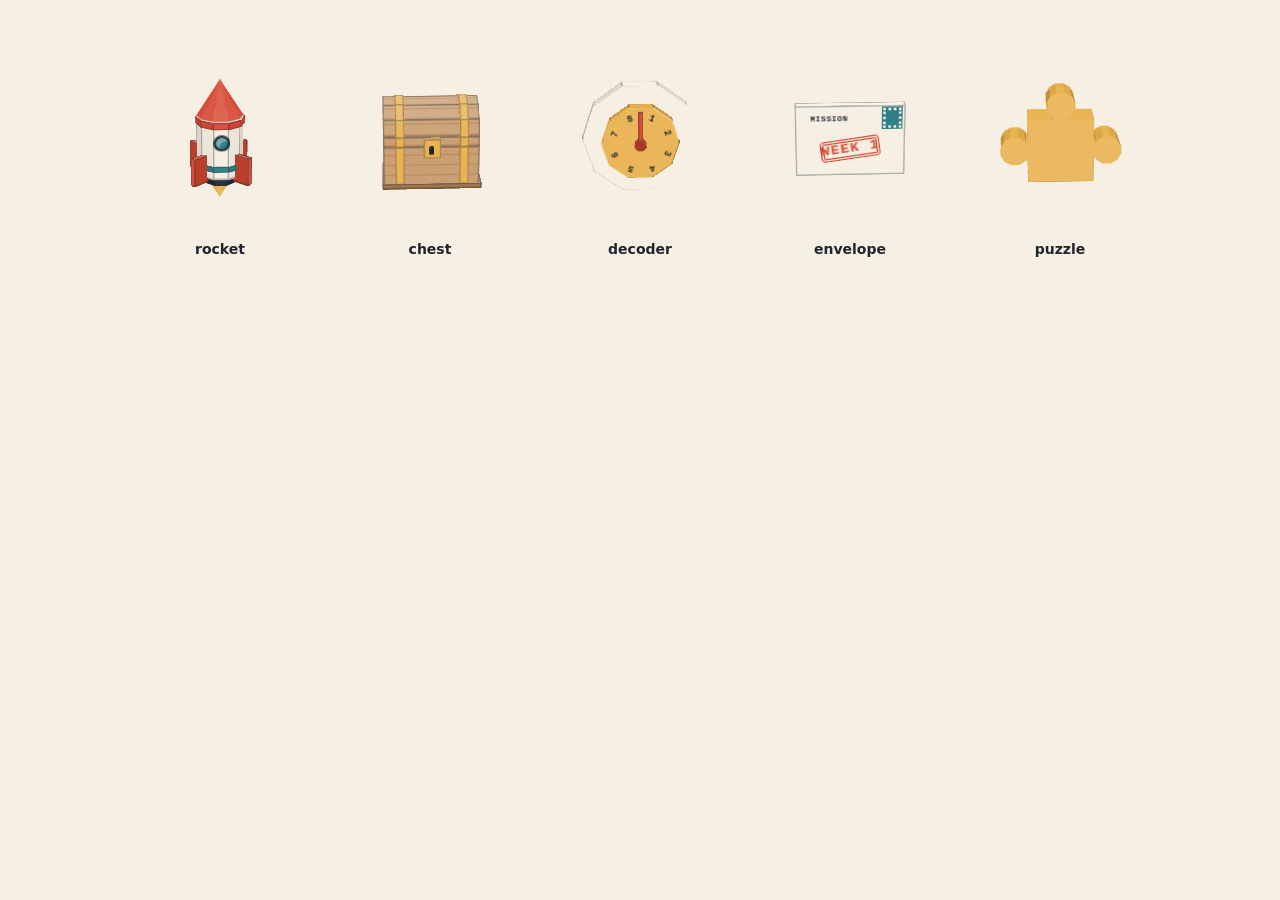
<file: toys-a-demo.html>
<!doctype html>
<html lang="en"><head><meta charset="utf-8"><meta name="viewport" content="width=device-width,initial-scale=1">
<title>Toys A demo</title>
<style>
body{margin:0;background:#F6EFE3;font:14px/1.4 system-ui,sans-serif;color:#1F2430}
.row{display:flex;flex-wrap:wrap;justify-content:center;gap:10px;padding:40px 10px}
.st{position:relative;width:200px;height:220px;perspective:900px}
.st span{position:absolute;bottom:0;left:0;right:0;text-align:center;font-weight:600}
.st>div:first-child{left:50%;top:45%}
</style></head><body>
<div class="row" id="row"></div>
<script src="toys-a.js"></script>
<script>
var names=['rocket','chest','decoder','envelope','puzzle'],els=[],row=document.getElementById('row');
names.forEach(function(n){var st=document.createElement('div');st.className='st';var t=EBToys[n](130);st.appendChild(t);
  var l=document.createElement('span');l.textContent=n;st.appendChild(l);row.appendChild(st);els.push(t);});
window.ang={x:-20,y:0};window.paused=false;
function set(){els.forEach(function(e){e.style.transform='rotateX('+ang.x+'deg) rotateY('+ang.y+'deg)';});}
(function loop(){if(!paused)ang.y=(ang.y+0.4)%360;set();requestAnimationFrame(loop);})();
window.pose=function(x,y){paused=true;ang.x=x;ang.y=y;set();};
</script></body></html>
</file>
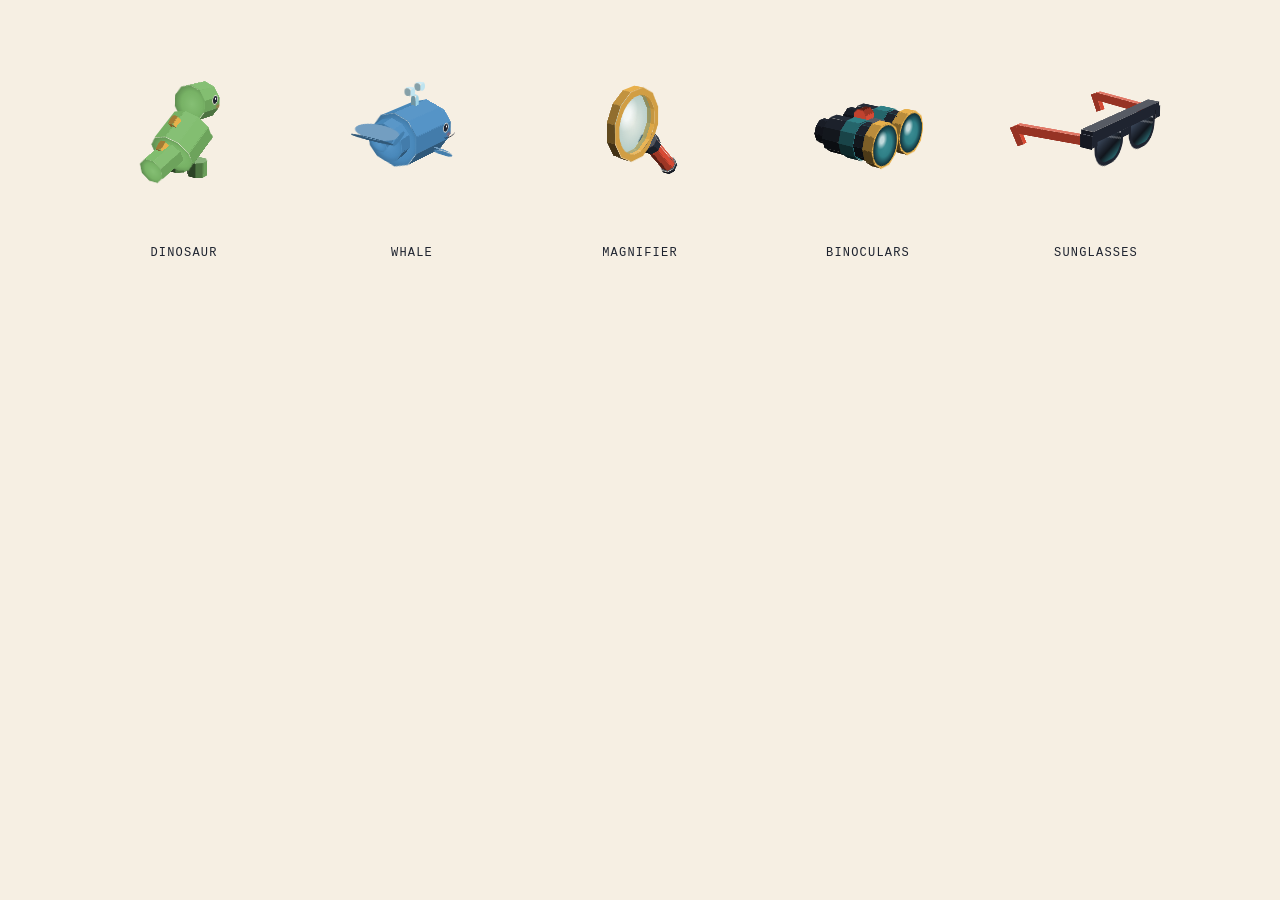
<file: toys-b-demo.html>
<!doctype html>
<html lang="en"><head><meta charset="utf-8"><meta name="viewport" content="width=device-width,initial-scale=1">
<title>Toys B demo</title>
<style>
body{margin:0;background:#F6EFE3;font-family:"Courier New",monospace;color:#1F2430}
.row{display:flex;flex-wrap:wrap;justify-content:center;gap:8px;padding:24px 8px}
.cell{width:220px;height:240px;position:relative;perspective:900px}
.cell span{position:absolute;bottom:4px;left:0;right:0;text-align:center;font-size:12px;letter-spacing:.1em}
.hold{position:absolute;left:50%;top:45%;width:0;height:0;transform-style:preserve-3d}
</style></head><body>
<div class="row" id="row"></div>
<script src="toys-b.js"></script>
<script>
var names=['dinosaur','whale','magnifier','binoculars','sunglasses'],toys=[],row=document.getElementById('row');
names.forEach(function(n){var c=document.createElement('div');c.className='cell';var h=document.createElement('div');h.className='hold';
var t=EBToys[n](120);h.appendChild(t);c.appendChild(h);c.insertAdjacentHTML('beforeend','<span>'+n.toUpperCase()+'</span>');row.appendChild(c);toys.push(h);});
var paused=false,ang=0,ax=-20,last=performance.now();
window.tybSet=function(y,x){paused=true;ang=y;if(x!=null)ax=x;draw();};
window.tybPlay=function(){paused=false;};
function draw(){toys.forEach(function(h){h.style.transform='rotateX('+ax+'deg) rotateY('+ang+'deg)';});}
(function loop(now){if(!paused)ang+=(now-last)*.03;last=now;draw();requestAnimationFrame(loop);})(last);
</script>
</body></html>
</file>
